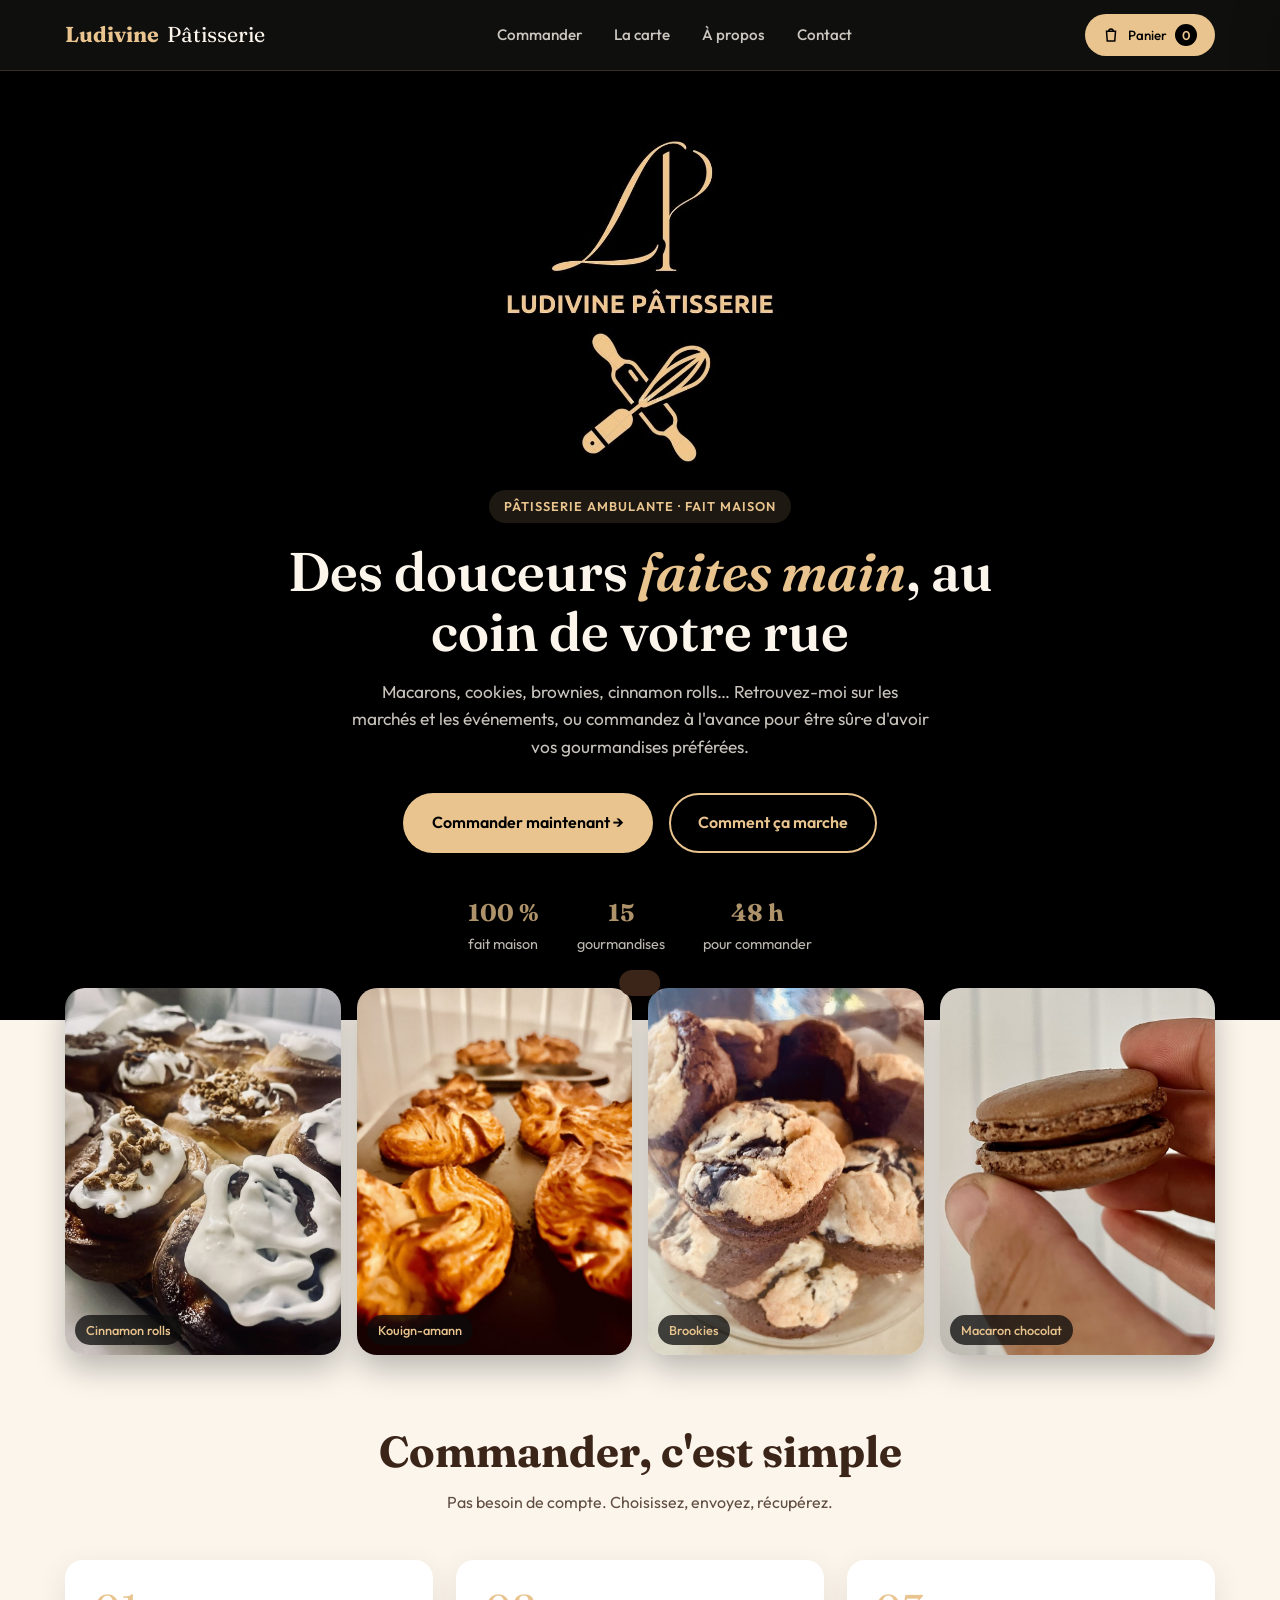
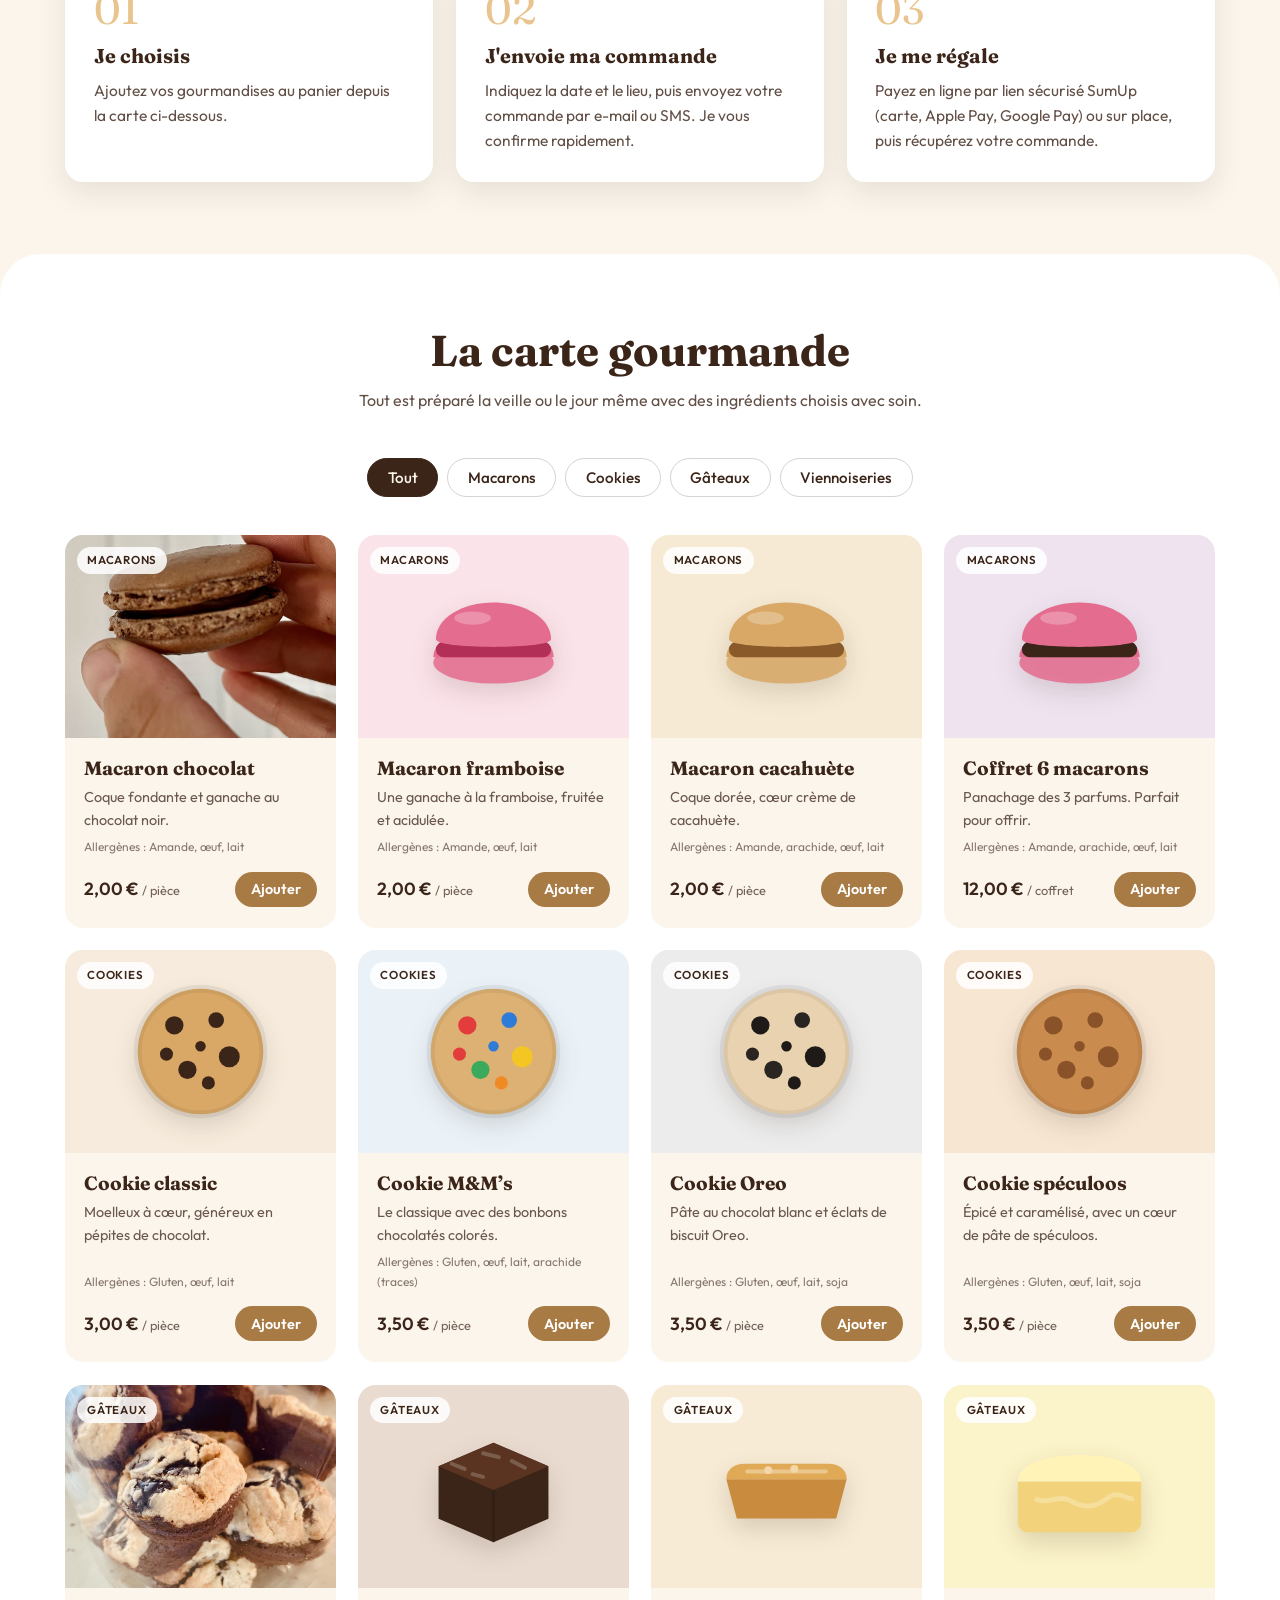
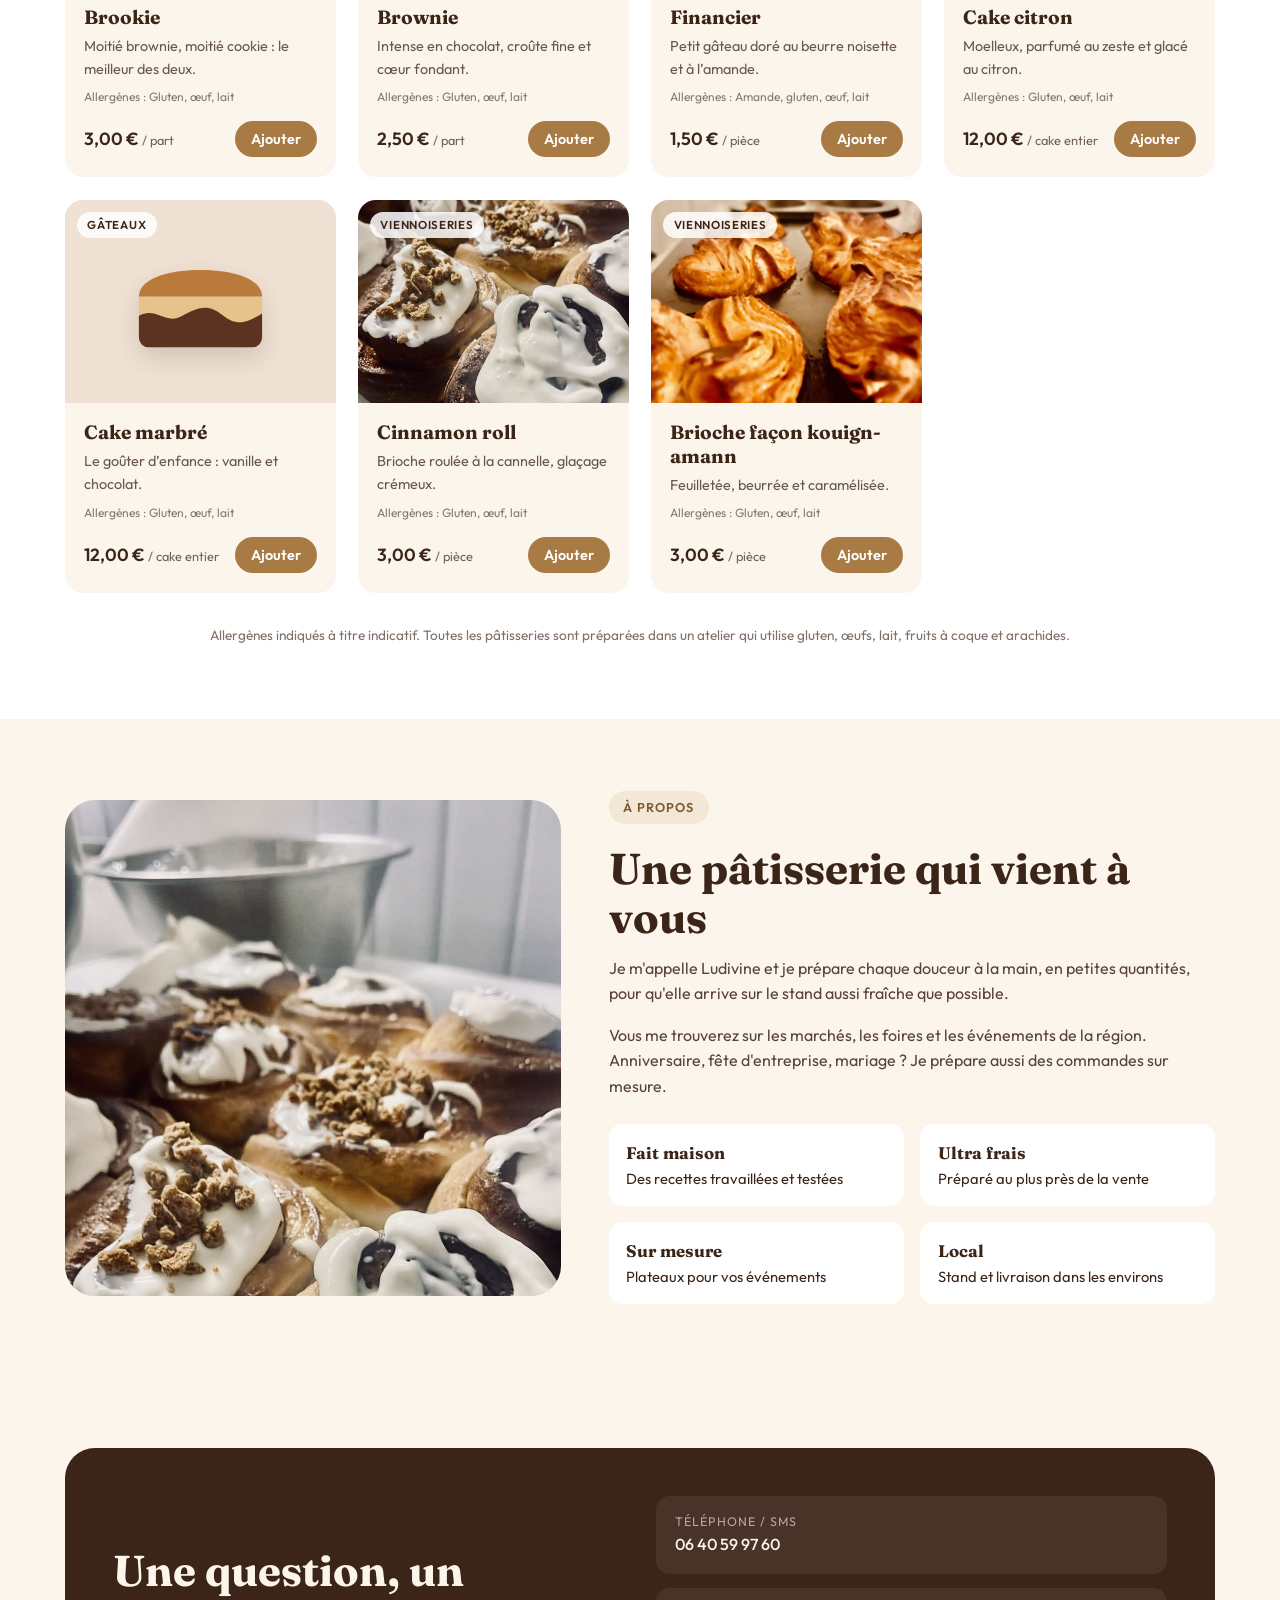
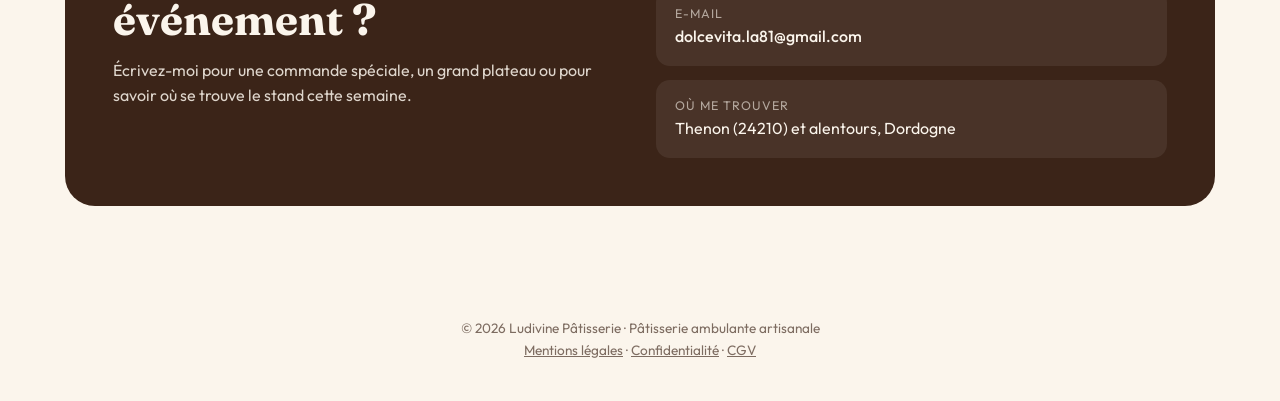
<file: index.html>
<!DOCTYPE html>
<html lang="fr">
<head>
<meta charset="UTF-8">
<meta name="viewport" content="width=device-width, initial-scale=1">
<title>Ludivine Pâtisserie — pâtisserie ambulante</title>
<!-- ===== SEO : remplace dolcevitala81-gif par ton pseudo GitHub (ou ton nom de domaine) ===== -->
<meta name="description" content="Ludivine Pâtisserie, pâtisserie ambulante artisanale à Thenon (24210) et alentours, Dordogne : macarons, cookies, brownies, brookies, financiers, cinnamon rolls, kouign-amann et cakes faits maison. Commandez en ligne.">
<meta name="robots" content="index, follow">
<link rel="canonical" href="https://xn--ludivine-ptisserie-rsb.com/">
<meta property="og:type" content="website">
<meta property="og:title" content="Ludivine Pâtisserie — pâtisserie ambulante faite maison">
<meta property="og:description" content="Macarons, cookies, brownies, cinnamon rolls… Commandez vos douceurs faites main à Thenon et alentours.">
<meta property="og:url" content="https://xn--ludivine-ptisserie-rsb.com/">
<meta property="og:locale" content="fr_FR">
<meta name="theme-color" content="#000000">
<script type="application/ld+json">
{
  "@context": "https://schema.org",
  "@type": "Bakery",
  "name": "Ludivine Pâtisserie",
  "description": "Pâtisserie ambulante artisanale : macarons, cookies, brownies, brookies, financiers, cinnamon rolls, kouign-amann et cakes faits maison.",
  "url": "https://xn--ludivine-ptisserie-rsb.com/",
  "telephone": "+33640599760",
  "email": "dolcevita.la81@gmail.com",
  "areaServed": "Thenon et alentours, Dordogne",
  "address": {"@type": "PostalAddress", "addressLocality": "Thenon", "postalCode": "24210", "addressRegion": "Dordogne", "addressCountry": "FR"},
  "servesCuisine": "Pâtisserie française",
  "priceRange": "€"
}
</script>
<link rel="preconnect" href="https://fonts.googleapis.com">
<link rel="preconnect" href="https://fonts.gstatic.com" crossorigin>
<link href="https://fonts.googleapis.com/css2?family=Fraunces:opsz,wght@9..144,400;9..144,600;9..144,700&family=Outfit:wght@300;400;500;600&display=swap" rel="stylesheet">
<link rel="stylesheet" href="css/style.css">
</head>
<body>

<header>
  <div class="wrap nav">
    <a href="#accueil" class="logo">Ludivine <span>Pâtisserie</span></a>
    <ul class="nav-links">
      <li><a href="#comment">Commander</a></li>
      <li><a href="#carte">La carte</a></li>
      <li><a href="#apropos">À propos</a></li>
      <li><a href="#contact">Contact</a></li>
    </ul>
    <button class="cart-btn" id="openCart" aria-label="Ouvrir le panier">
      <svg width="18" height="18" viewBox="0 0 24 24" fill="none" stroke="currentColor" stroke-width="2"><path d="M6 7h12l-1 13H7L6 7z"/><path d="M9 7a3 3 0 0 1 6 0"/></svg>
      <span class="lbl">Panier</span>
      <span class="cart-count" id="cartCount">0</span>
    </button>
  </div>
</header>

<main id="accueil">
  <!-- HERO -->
  <div class="hero">
    <div class="wrap">
      <img class="hero-logo" src="img/logo.jpg" alt="Logo Ludivine Pâtisserie">
      <span class="tag">Pâtisserie ambulante · fait maison</span>
      <h1>Des douceurs <em>faites main</em>, au coin de votre rue</h1>
      <p>Macarons, cookies, brownies, cinnamon rolls… Retrouvez-moi sur les marchés et les événements, ou commandez à l'avance pour être sûr·e d'avoir vos gourmandises préférées.</p>
      <div class="btns">
        <a href="#carte" class="btn btn-primary">Commander maintenant →</a>
        <a href="#comment" class="btn btn-ghost">Comment ça marche</a>
      </div>
      <div class="hero-badges">
        <div><strong>100 %</strong>fait maison</div>
        <div><strong>15</strong>gourmandises</div>
        <div><strong>48 h</strong>pour commander</div>
      </div>
    </div>
  </div>
  <div class="wrap gallery">
    <figure><img src="img/cinnamon-roll.jpg" alt="Cinnamon rolls glacés aux éclats de spéculoos" loading="lazy"><figcaption>Cinnamon rolls</figcaption></figure>
    <figure><img src="img/kouign-amann.jpg" alt="Brioches façon kouign-amann caramélisées" loading="lazy"><figcaption>Kouign-amann</figcaption></figure>
    <figure><img src="img/brookies.jpg" alt="Brookies, moitié brownie moitié cookie" loading="lazy"><figcaption>Brookies</figcaption></figure>
    <figure><img src="img/macaron-chocolat.jpg" alt="Macaron au chocolat" loading="lazy"><figcaption>Macaron chocolat</figcaption></figure>
  </div>

  <!-- COMMENT -->
  <section id="comment">
    <div class="wrap">
      <div class="sec-head">
        <h2>Commander, c'est simple</h2>
        <p>Pas besoin de compte. Choisissez, envoyez, récupérez.</p>
      </div>
      <div class="steps">
        <div class="step"><div class="step-n">01</div><h3>Je choisis</h3><p>Ajoutez vos gourmandises au panier depuis la carte ci-dessous.</p></div>
        <div class="step"><div class="step-n">02</div><h3>J'envoie ma commande</h3><p>Indiquez la date et le lieu, puis envoyez votre commande par e-mail ou SMS. Je vous confirme rapidement.</p></div>
        <div class="step"><div class="step-n">03</div><h3>Je me régale</h3><p>Payez en ligne par lien sécurisé SumUp (carte, Apple Pay, Google Pay) ou sur place, puis récupérez votre commande.</p></div>
      </div>
    </div>
  </section>

  <!-- CARTE -->
  <section id="carte">
    <div class="wrap">
      <div class="sec-head">
        <h2>La carte gourmande</h2>
        <p>Tout est préparé la veille ou le jour même avec des ingrédients choisis avec soin.</p>
      </div>
      <div class="filters" id="filters"></div>
      <div class="grid" id="grid"></div>
      <p class="note">Allergènes indiqués à titre indicatif. Toutes les pâtisseries sont préparées dans un atelier qui utilise gluten, œufs, lait, fruits à coque et arachides.</p>
    </div>
  </section>

  <!-- A PROPOS -->
  <section id="apropos">
    <div class="wrap about">
      <div class="about-art" id="aboutArt" aria-hidden="true"></div>
      <div>
        <span class="tag">À propos</span>
        <h2>Une pâtisserie qui vient à vous</h2>
        <p>Je m'appelle Ludivine et je prépare chaque douceur à la main, en petites quantités, pour qu'elle arrive sur le stand aussi fraîche que possible.</p>
        <p>Vous me trouverez sur les marchés, les foires et les événements de la région. Anniversaire, fête d'entreprise, mariage ? Je prépare aussi des commandes sur mesure.</p>
        <div class="values">
          <div class="value"><strong>Fait maison</strong>Des recettes travaillées et testées</div>
          <div class="value"><strong>Ultra frais</strong>Préparé au plus près de la vente</div>
          <div class="value"><strong>Sur mesure</strong>Plateaux pour vos événements</div>
          <div class="value"><strong>Local</strong>Stand et livraison dans les environs</div>
        </div>
      </div>
    </div>
  </section>

  <!-- CONTACT -->
  <section id="contact">
    <div class="wrap contact">
      <div>
        <h2>Une question, un événement ?</h2>
        <p>Écrivez-moi pour une commande spéciale, un grand plateau ou pour savoir où se trouve le stand cette semaine.</p>
      </div>
      <ul class="contact-list">
        <li><small>Téléphone / SMS</small><a href="tel:+33640599760">06 40 59 97 60</a></li>
        <li><small>E-mail</small><a href="mailto:dolcevita.la81@gmail.com">dolcevita.la81@gmail.com</a></li>
        <li><small>Où me trouver</small>Thenon (24210) et alentours, Dordogne</li>
      </ul>
    </div>
  </section>
</main>

<footer>
<div class="wrap">
© <span id="yr"></span> Ludivine Pâtisserie · Pâtisserie ambulante artisanale
<br>
<a href="mentions-legales.html">Mentions légales</a> ·
<a href="confidentialite.html">Confidentialité</a> ·
<a href="cgv.html">CGV</a>
</div>
</footer>

<button class="mobile-cart" id="mobileCart"><span>Voir mon panier (<span id="mCount">0</span>)</span><span id="mTotal">0,00 €</span></button>

<!-- DRAWER -->
<div class="overlay" id="overlay"></div>
<aside class="drawer" id="drawer" aria-label="Panier">
  <div class="d-head"><h3 id="dTitle">Mon panier</h3><button class="x" id="closeCart" aria-label="Fermer">×</button></div>
  <div class="d-body" id="dBody"></div>
  <div class="d-foot" id="dFoot"></div>
</aside>

<div class="toast" id="toast"></div>

<script src="js/script.js"></script>
</body>
</html>
</file>
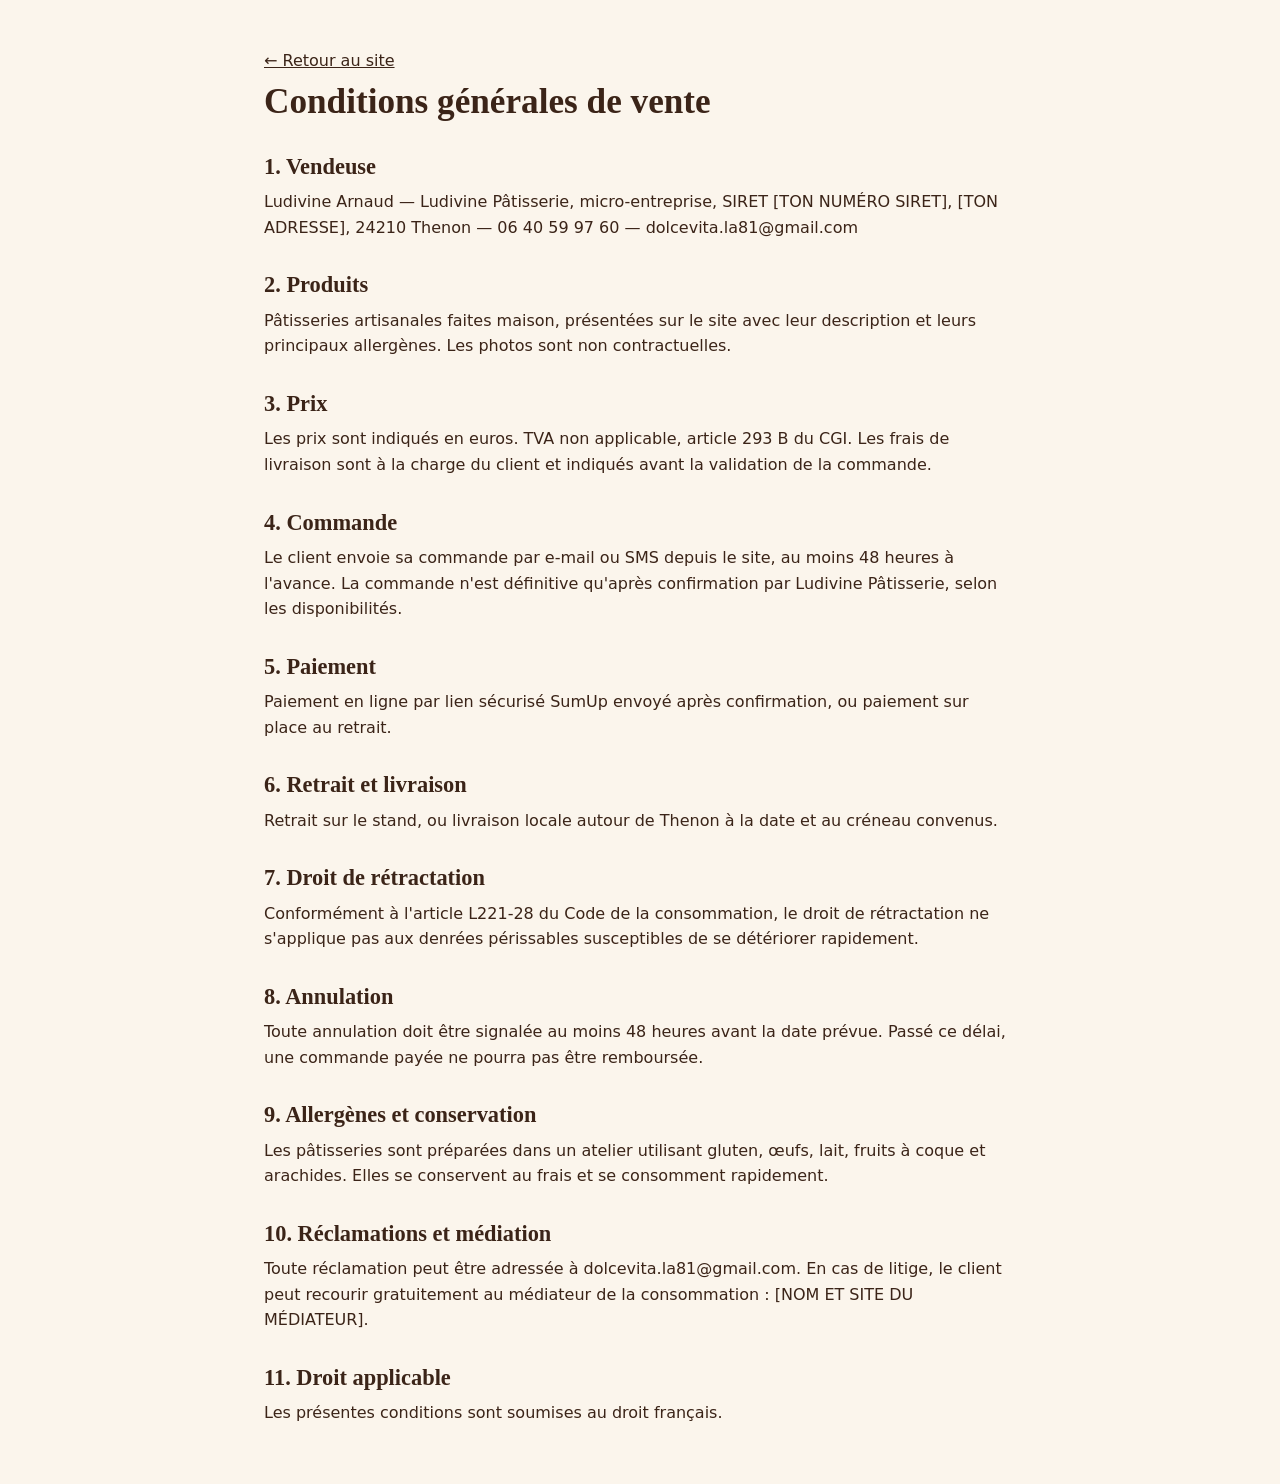
<file: cgv.html>
<!DOCTYPE html>
<html lang="fr">
<head>
<meta charset="UTF-8">
<meta name="viewport" content="width=device-width, initial-scale=1">
<title>Conditions générales de vente — Ludivine Pâtisserie</title>
<link rel="stylesheet" href="css/style.css">
<style>.legal{max-width:800px;margin:0 auto;padding:3rem 1.5rem}.legal h1{font-size:2.2rem}.legal h2{font-size:1.4rem;margin:2rem 0 .6rem}.legal p{margin-bottom:.6rem}</style>
</head>
<body>
<main class="legal">
  <p><a href="index.html">← Retour au site</a></p>
  <h1>Conditions générales de vente</h1>

  <h2>1. Vendeuse</h2>
  <p>Ludivine Arnaud — Ludivine Pâtisserie, micro-entreprise, SIRET [TON NUMÉRO SIRET], [TON ADRESSE], 24210 Thenon — 06 40 59 97 60 — dolcevita.la81@gmail.com</p>

  <h2>2. Produits</h2>
  <p>Pâtisseries artisanales faites maison, présentées sur le site avec leur description et leurs principaux allergènes. Les photos sont non contractuelles.</p>

  <h2>3. Prix</h2>
  <p>Les prix sont indiqués en euros. TVA non applicable, article 293 B du CGI. Les frais de livraison sont à la charge du client et indiqués avant la validation de la commande.</p>

  <h2>4. Commande</h2>
  <p>Le client envoie sa commande par e-mail ou SMS depuis le site, au moins 48 heures à l'avance. La commande n'est définitive qu'après confirmation par Ludivine Pâtisserie, selon les disponibilités.</p>

  <h2>5. Paiement</h2>
  <p>Paiement en ligne par lien sécurisé SumUp envoyé après confirmation, ou paiement sur place au retrait.</p>

  <h2>6. Retrait et livraison</h2>
  <p>Retrait sur le stand, ou livraison locale autour de Thenon à la date et au créneau convenus.</p>

  <h2>7. Droit de rétractation</h2>
  <p>Conformément à l'article L221-28 du Code de la consommation, le droit de rétractation ne s'applique pas aux denrées périssables susceptibles de se détériorer rapidement.</p>

  <h2>8. Annulation</h2>
  <p>Toute annulation doit être signalée au moins 48 heures avant la date prévue. Passé ce délai, une commande payée ne pourra pas être remboursée.</p>

  <h2>9. Allergènes et conservation</h2>
  <p>Les pâtisseries sont préparées dans un atelier utilisant gluten, œufs, lait, fruits à coque et arachides. Elles se conservent au frais et se consomment rapidement.</p>

  <h2>10. Réclamations et médiation</h2>
  <p>Toute réclamation peut être adressée à dolcevita.la81@gmail.com. En cas de litige, le client peut recourir gratuitement au médiateur de la consommation : [NOM ET SITE DU MÉDIATEUR].</p>

  <h2>11. Droit applicable</h2>
  <p>Les présentes conditions sont soumises au droit français.</p>
</main>
</body>
</html>
</file>
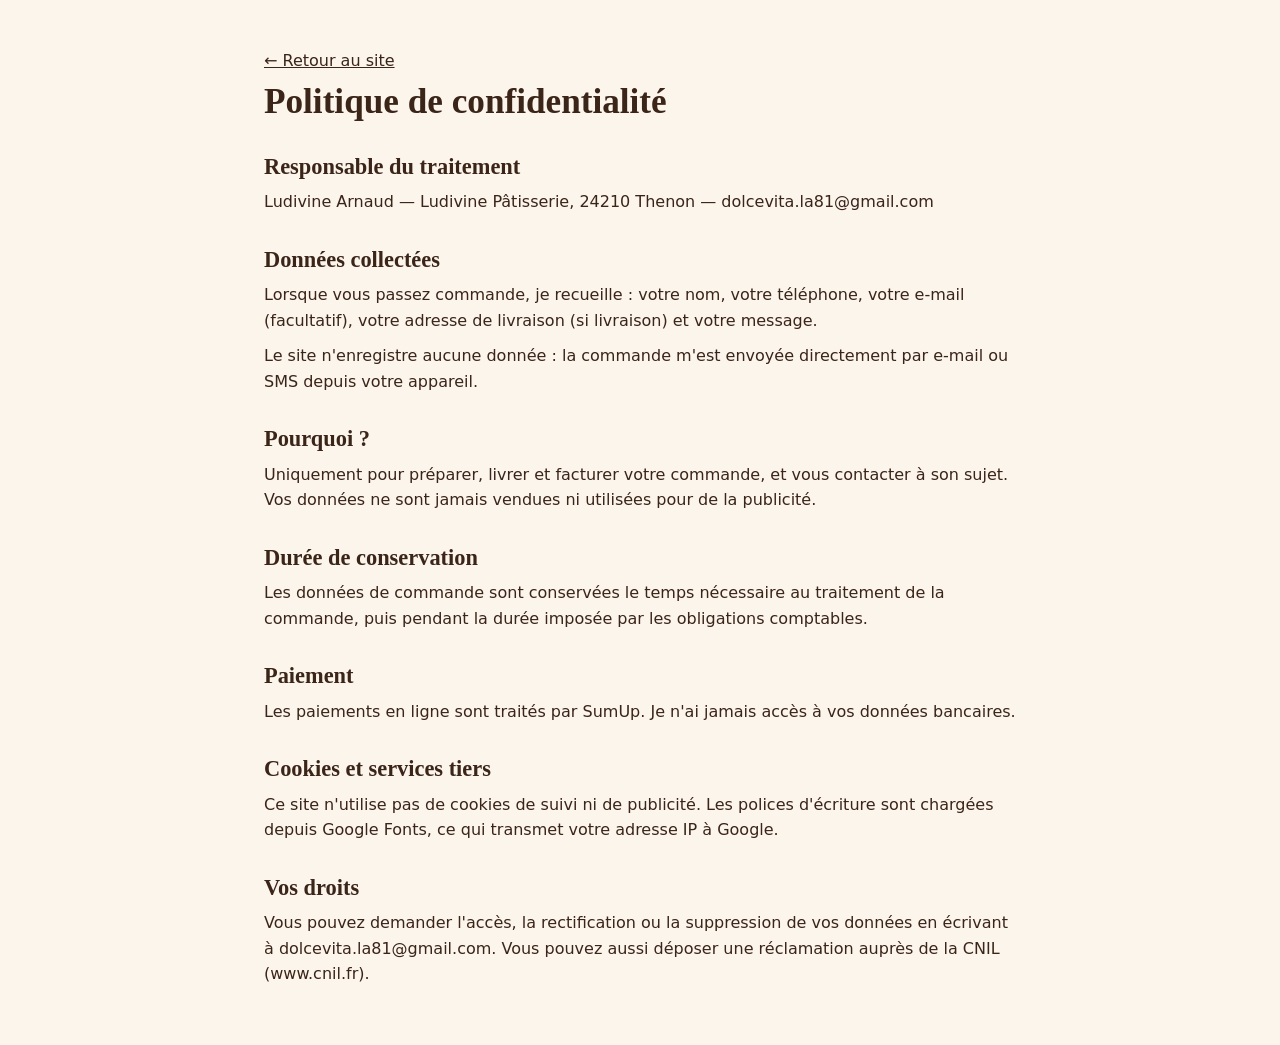
<file: confidentialite.html>
<!DOCTYPE html>
<html lang="fr">
<head>
<meta charset="UTF-8">
<meta name="viewport" content="width=device-width, initial-scale=1">
<title>Politique de confidentialité — Ludivine Pâtisserie</title>
<link rel="stylesheet" href="css/style.css">
<style>.legal{max-width:800px;margin:0 auto;padding:3rem 1.5rem}.legal h1{font-size:2.2rem}.legal h2{font-size:1.4rem;margin:2rem 0 .6rem}.legal p{margin-bottom:.6rem}.legal ul{padding-left:1.2rem;margin-bottom:.6rem}</style>
</head>
<body>
<main class="legal">
  <p><a href="index.html">← Retour au site</a></p>
  <h1>Politique de confidentialité</h1>

  <h2>Responsable du traitement</h2>
  <p>Ludivine Arnaud — Ludivine Pâtisserie, 24210 Thenon — dolcevita.la81@gmail.com</p>

  <h2>Données collectées</h2>
  <p>Lorsque vous passez commande, je recueille : votre nom, votre téléphone, votre e-mail (facultatif), votre adresse de livraison (si livraison) et votre message.</p>
  <p>Le site n'enregistre aucune donnée : la commande m'est envoyée directement par e-mail ou SMS depuis votre appareil.</p>

  <h2>Pourquoi ?</h2>
  <p>Uniquement pour préparer, livrer et facturer votre commande, et vous contacter à son sujet. Vos données ne sont jamais vendues ni utilisées pour de la publicité.</p>

  <h2>Durée de conservation</h2>
  <p>Les données de commande sont conservées le temps nécessaire au traitement de la commande, puis pendant la durée imposée par les obligations comptables.</p>

  <h2>Paiement</h2>
  <p>Les paiements en ligne sont traités par SumUp. Je n'ai jamais accès à vos données bancaires.</p>

  <h2>Cookies et services tiers</h2>
  <p>Ce site n'utilise pas de cookies de suivi ni de publicité. Les polices d'écriture sont chargées depuis Google Fonts, ce qui transmet votre adresse IP à Google.</p>

  <h2>Vos droits</h2>
  <p>Vous pouvez demander l'accès, la rectification ou la suppression de vos données en écrivant à dolcevita.la81@gmail.com. Vous pouvez aussi déposer une réclamation auprès de la CNIL (www.cnil.fr).</p>
</main>
</body>
</html>
</file>
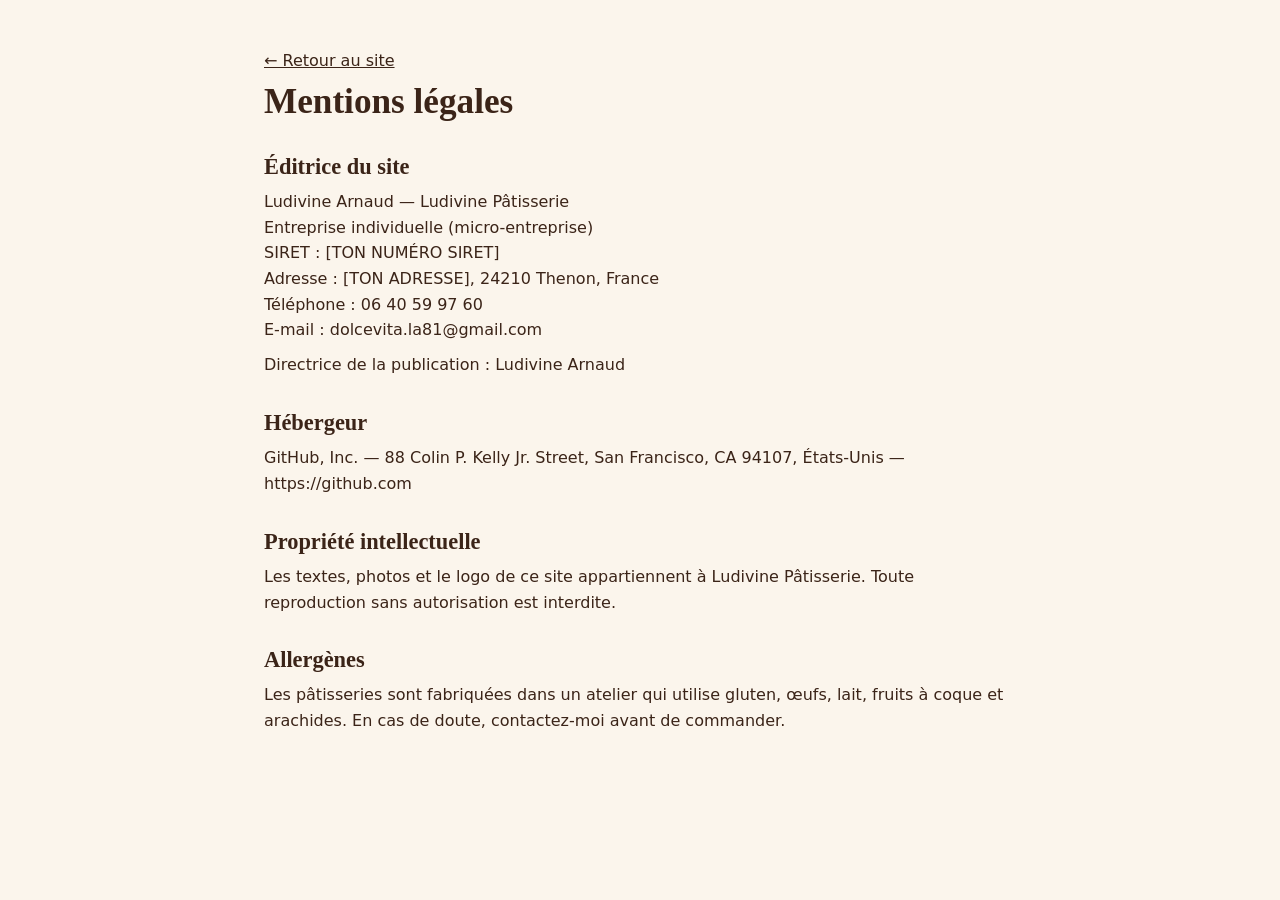
<file: mentionslegales.html>
<!DOCTYPE html>
<html lang="fr">
<head>
<meta charset="UTF-8">
<meta name="viewport" content="width=device-width, initial-scale=1">
<title>Mentions légales — Ludivine Pâtisserie</title>
<link rel="stylesheet" href="css/style.css">
<style>.legal{max-width:800px;margin:0 auto;padding:3rem 1.5rem}.legal h1{font-size:2.2rem}.legal h2{font-size:1.4rem;margin:2rem 0 .6rem}.legal p{margin-bottom:.6rem}</style>
</head>
<body>
<main class="legal">
  <p><a href="index.html">← Retour au site</a></p>
  <h1>Mentions légales</h1>

  <h2>Éditrice du site</h2>
  <p>Ludivine Arnaud — Ludivine Pâtisserie<br>
  Entreprise individuelle (micro-entreprise)<br>
  SIRET : [TON NUMÉRO SIRET]<br>
  Adresse : [TON ADRESSE], 24210 Thenon, France<br>
  Téléphone : 06 40 59 97 60<br>
  E-mail : dolcevita.la81@gmail.com</p>
  <p>Directrice de la publication : Ludivine Arnaud</p>

  <h2>Hébergeur</h2>
  <p>GitHub, Inc. — 88 Colin P. Kelly Jr. Street, San Francisco, CA 94107, États-Unis — https://github.com</p>

  <h2>Propriété intellectuelle</h2>
  <p>Les textes, photos et le logo de ce site appartiennent à Ludivine Pâtisserie. Toute reproduction sans autorisation est interdite.</p>

  <h2>Allergènes</h2>
  <p>Les pâtisseries sont fabriquées dans un atelier qui utilise gluten, œufs, lait, fruits à coque et arachides. En cas de doute, contactez-moi avant de commander.</p>
</main>
</body>
</html>
</file>
<file: css/style.css>
:root{
  --cream:#FBF5EC; --cream-2:#F3E7D6; --cocoa:#3B2418; --cocoa-2:#5A3A28;
  --rasp:#A87B45; --rasp-dark:#7E5A2E; --gold:#E9C48E; --black:#000; --white:#fff;
  --radius:18px; --shadow:0 10px 30px rgba(59,36,24,.10);
  --serif:'Fraunces', Georgia, serif; --sans:'Outfit', system-ui, sans-serif;
}
*{box-sizing:border-box;margin:0;padding:0}
html{scroll-behavior:smooth}
body{font-family:var(--sans);background:var(--cream);color:var(--cocoa);line-height:1.6;-webkit-font-smoothing:antialiased}
img,svg{display:block;max-width:100%}
a{color:inherit}
button{font-family:inherit;cursor:pointer}
.wrap{width:min(1150px,92%);margin:0 auto}

/* Header */
header{position:sticky;top:0;z-index:40;background:rgba(0,0,0,.94);backdrop-filter:blur(10px);border-bottom:1px solid rgba(233,196,142,.18);color:var(--cream)}
.nav{display:flex;align-items:center;justify-content:space-between;height:70px}
.logo{font-family:var(--serif);font-size:1.35rem;font-weight:700;text-decoration:none;display:flex;align-items:center;gap:.5rem}
.logo{color:var(--gold)} .logo span{color:var(--cream);font-weight:400}
.nav-links{display:flex;gap:2rem;list-style:none}
.nav-links a{text-decoration:none;font-weight:500;font-size:.95rem;opacity:.8;transition:opacity .2s}
.nav-links a:hover{opacity:1;color:var(--gold)}
.cart-btn{position:relative;background:var(--gold);color:var(--black);border:none;border-radius:999px;padding:.6rem 1.1rem;font-weight:500;display:flex;align-items:center;gap:.5rem;transition:background .2s}
.cart-btn:hover{background:#fff}
.cart-count{background:var(--black);color:var(--gold);border-radius:999px;min-width:22px;height:22px;display:grid;place-items:center;font-size:.8rem;font-weight:600;padding:0 6px}
.cart-count.bump{animation:bump .35s}
@keyframes bump{50%{transform:scale(1.35)}}

/* Hero (bannière logo) */
.hero{background:var(--black);color:var(--cream);padding:2rem 0 4rem;text-align:center;overflow:hidden}
.hero-logo{width:min(520px,90%);margin:0 auto -.5rem}
.tag{display:inline-block;background:var(--cream-2);color:var(--rasp-dark);font-weight:600;font-size:.8rem;letter-spacing:.08em;text-transform:uppercase;padding:.4rem .9rem;border-radius:999px;margin-bottom:1.2rem}
.hero .tag{background:rgba(233,196,142,.12);color:var(--gold)}
h1{font-family:var(--serif);font-size:clamp(2rem,4.6vw,3.4rem);line-height:1.1;font-weight:600;margin:0 auto 1rem;max-width:760px}
h1 em{font-style:italic;color:var(--gold)}
.hero p{font-size:1.08rem;max-width:580px;opacity:.8;margin:0 auto 2rem}
.btns{display:flex;gap:1rem;flex-wrap:wrap;justify-content:center}
.btn{display:inline-flex;align-items:center;gap:.5rem;padding:.95rem 1.7rem;border-radius:999px;font-weight:600;text-decoration:none;border:2px solid transparent;transition:all .2s;font-size:1rem}
.btn-primary{background:var(--rasp);color:#fff}
.btn-primary:hover{background:var(--rasp-dark);transform:translateY(-2px)}
.hero .btn-primary{background:var(--gold);color:var(--black)}
.hero .btn-primary:hover{background:#fff}
.btn-ghost{border-color:var(--cocoa);color:var(--cocoa);background:transparent}
.btn-ghost:hover{background:var(--cocoa);color:var(--cream)}
.hero .btn-ghost{border-color:var(--gold);color:var(--gold)}
.hero .btn-ghost:hover{background:var(--gold);color:var(--black)}
.hero-badges{display:flex;gap:2.4rem;margin-top:2.6rem;flex-wrap:wrap;justify-content:center}
.hero-badges div{font-size:.9rem;opacity:.75}
.hero-badges strong{display:block;font-family:var(--serif);font-size:1.5rem;color:var(--gold)}
/* Galerie photos */
.gallery{display:grid;grid-template-columns:repeat(4,1fr);gap:1rem;margin-top:-2rem;position:relative}
.gallery figure{border-radius:20px;overflow:hidden;aspect-ratio:3/4;box-shadow:0 14px 30px rgba(0,0,0,.25);position:relative}
.gallery img{width:100%;height:100%;object-fit:cover;transition:transform .5s}
.gallery figure:hover img{transform:scale(1.06)}
.gallery figcaption{position:absolute;left:10px;bottom:10px;background:rgba(11,11,11,.75);color:var(--gold);font-size:.8rem;font-weight:500;padding:.3rem .7rem;border-radius:999px}

/* Sections */
section{padding:4.5rem 0}
.sec-head{text-align:center;max-width:640px;margin:0 auto 2.8rem}
h2{font-family:var(--serif);font-size:clamp(1.9rem,3.8vw,2.7rem);line-height:1.15;margin-bottom:.8rem}
.sec-head p{opacity:.8}

/* Steps */
.steps{display:grid;grid-template-columns:repeat(3,1fr);gap:1.4rem}
.step{background:var(--white);border-radius:var(--radius);padding:1.8rem;box-shadow:var(--shadow);position:relative}
.step-n{font-family:var(--serif);font-size:2.6rem;color:var(--gold);line-height:1;margin-bottom:.6rem}
.step h3{font-family:var(--serif);font-size:1.25rem;margin-bottom:.4rem}
.step p{opacity:.8;font-size:.97rem}

/* Menu */
#carte{background:var(--white);border-radius:40px 40px 0 0}
.filters{display:flex;gap:.6rem;justify-content:center;flex-wrap:wrap;margin-bottom:2.4rem}
.filter{border:1.5px solid rgba(59,36,24,.2);background:transparent;color:var(--cocoa);padding:.55rem 1.2rem;border-radius:999px;font-weight:500;font-size:.95rem;transition:all .2s}
.filter:hover{border-color:var(--cocoa)}
.filter.active{background:var(--cocoa);color:var(--cream);border-color:var(--cocoa)}
.grid{display:grid;grid-template-columns:repeat(auto-fill,minmax(250px,1fr));gap:1.4rem}
.card{background:var(--cream);border-radius:var(--radius);overflow:hidden;display:flex;flex-direction:column;transition:transform .25s,box-shadow .25s}
.card:hover{transform:translateY(-5px);box-shadow:var(--shadow)}
.card-art{aspect-ratio:4/3;display:grid;place-items:center;position:relative}
.card-art svg{width:58%;filter:drop-shadow(0 10px 12px rgba(59,36,24,.16))}
.card-art{overflow:hidden}
.card-art img{position:absolute;inset:0;width:100%;height:100%;object-fit:cover}
.card-cat{z-index:1}
.card-cat{position:absolute;top:12px;left:12px;background:rgba(255,255,255,.85);font-size:.72rem;font-weight:600;letter-spacing:.06em;text-transform:uppercase;padding:.25rem .65rem;border-radius:999px}
.card-body{padding:1.1rem 1.2rem 1.3rem;display:flex;flex-direction:column;gap:.35rem;flex:1}
.card h3{font-family:var(--serif);font-size:1.2rem;line-height:1.25}
.card .desc{font-size:.9rem;opacity:.75;flex:1}
.card .allerg{font-size:.75rem;opacity:.6}
.card-foot{display:flex;align-items:center;justify-content:space-between;margin-top:.6rem}
.price{font-weight:600;font-size:1.1rem}
.price small{font-weight:400;font-size:.8rem;opacity:.7}
.add{background:var(--rasp);color:#fff;border:none;border-radius:999px;padding:.55rem 1rem;font-weight:600;font-size:.9rem;transition:background .2s,transform .15s}
.add:hover{background:var(--rasp-dark)}
.add:active{transform:scale(.94)}
.add.done{background:var(--cocoa)}
.note{text-align:center;font-size:.85rem;opacity:.65;margin-top:2rem}

/* About */
.about{display:grid;grid-template-columns:.9fr 1.1fr;gap:3rem;align-items:center}
.about-art{background:var(--cocoa);border-radius:30px;aspect-ratio:1;display:grid;place-items:center;position:relative;overflow:hidden}
.about-art svg{width:70%}
.about-art img{width:100%;height:100%;object-fit:cover}
.about-art::after{display:none;content:"";position:absolute;width:60%;height:60%;border-radius:50%;background:rgba(201,161,74,.15);top:-15%;right:-15%}
.about h2{text-align:left}
.about p{opacity:.85;margin-bottom:1rem}
.values{display:grid;grid-template-columns:1fr 1fr;gap:1rem;margin-top:1.5rem}
.value{background:var(--white);border-radius:14px;padding:1rem 1.1rem;font-size:.92rem}
.value strong{display:block;font-family:var(--serif);font-size:1.05rem}

/* Contact */
.contact{background:var(--cocoa);color:var(--cream);border-radius:30px;padding:3rem;display:grid;grid-template-columns:1fr 1fr;gap:2rem;align-items:center}
.contact h2{color:var(--cream)}
.contact p{opacity:.85}
.contact-list{list-style:none;display:grid;gap:.9rem}
.contact-list li{background:rgba(255,255,255,.07);border-radius:14px;padding:1rem 1.2rem}
.contact-list small{display:block;opacity:.6;font-size:.78rem;text-transform:uppercase;letter-spacing:.08em}
.contact-list a{text-decoration:none;font-weight:500}

footer{padding:2.5rem 0;text-align:center;font-size:.85rem;opacity:.65}

/* Drawer */
.overlay{position:fixed;inset:0;background:rgba(59,36,24,.45);opacity:0;pointer-events:none;transition:opacity .3s;z-index:50}
.overlay.open{opacity:1;pointer-events:auto}
.drawer{position:fixed;top:0;right:0;height:100%;width:min(440px,100%);background:var(--cream);z-index:60;transform:translateX(100%);transition:transform .35s cubic-bezier(.2,.8,.2,1);display:flex;flex-direction:column;box-shadow:-10px 0 40px rgba(0,0,0,.15)}
.drawer.open{transform:none}
.d-head{display:flex;justify-content:space-between;align-items:center;padding:1.3rem 1.5rem;border-bottom:1px solid rgba(59,36,24,.1)}
.d-head h3{font-family:var(--serif);font-size:1.4rem}
.x{background:none;border:none;font-size:1.6rem;line-height:1;color:var(--cocoa);width:40px;height:40px;border-radius:50%}
.x:hover{background:var(--cream-2)}
.d-body{flex:1;overflow-y:auto;padding:1.2rem 1.5rem}
.d-foot{padding:1.2rem 1.5rem;border-top:1px solid rgba(59,36,24,.1);background:var(--white)}
.empty{text-align:center;padding:3rem 1rem;opacity:.7}
.empty svg{width:90px;margin:0 auto 1rem;opacity:.6}
.line{display:grid;grid-template-columns:54px 1fr auto;gap:.9rem;align-items:center;padding:.8rem 0;border-bottom:1px dashed rgba(59,36,24,.15)}
.line-art{width:54px;height:54px;border-radius:12px;display:grid;place-items:center}
.line-art{overflow:hidden}
.line-art svg{width:72%}
.line-art img{width:100%;height:100%;object-fit:cover}
.line h4{font-size:.95rem;font-weight:600;line-height:1.3}
.line .lp{font-size:.85rem;opacity:.7}
.qty{display:flex;align-items:center;gap:.4rem;background:var(--white);border-radius:999px;padding:.2rem}
.qty button{width:28px;height:28px;border-radius:50%;border:none;background:var(--cream-2);color:var(--cocoa);font-size:1rem;font-weight:600}
.qty button:hover{background:var(--gold)}
.qty span{min-width:20px;text-align:center;font-weight:600;font-size:.9rem}
.total{display:flex;justify-content:space-between;font-size:1.15rem;font-weight:600;margin-bottom:1rem}
.btn-full{width:100%;justify-content:center;border:none}
.btn[disabled]{opacity:.4;pointer-events:none}

form .field{margin-bottom:1rem}
label{display:block;font-weight:500;font-size:.9rem;margin-bottom:.35rem}
input,select,textarea{width:100%;font-family:inherit;font-size:1rem;padding:.8rem 1rem;border-radius:12px;border:1.5px solid rgba(59,36,24,.18);background:var(--white);color:var(--cocoa);transition:border-color .2s}
input:focus,select:focus,textarea:focus{outline:none;border-color:var(--rasp)}
.row2{display:grid;grid-template-columns:1fr 1fr;gap:.8rem}
.radio-group{display:grid;grid-template-columns:1fr 1fr;gap:.6rem}
.radio-group label{border:1.5px solid rgba(59,36,24,.18);border-radius:12px;padding:.75rem;text-align:center;cursor:pointer;background:var(--white);margin:0;font-size:.9rem}
.radio-group input{display:none}
.radio-group input:checked + span{color:var(--rasp-dark);font-weight:600}
.radio-group label:has(input:checked){border-color:var(--rasp);background:#F7EEDF}
.back{background:none;border:none;color:var(--cocoa);font-weight:500;margin-bottom:1rem;opacity:.75;font-size:.95rem}
.back:hover{opacity:1}
.err{color:var(--rasp-dark);font-size:.85rem;margin-top:.5rem;display:none}
.recap{background:var(--white);border-radius:14px;padding:1rem;font-size:.85rem;white-space:pre-wrap;font-family:ui-monospace,Menlo,monospace;max-height:230px;overflow:auto;margin:1rem 0}
.ok-ico{width:64px;height:64px;border-radius:50%;background:#E9F3E6;color:#3F7A3A;display:grid;place-items:center;font-size:1.9rem;margin:0 auto 1rem}
.send-grid{display:grid;gap:.6rem}
.send-grid .btn{justify-content:center}
.paybox{background:#EEF4FF;border:1.5px solid #C9D9F5;border-radius:14px;padding:1rem;margin-bottom:1rem;font-size:.92rem;text-align:center}
.paybox p{margin-bottom:.6rem}
.paybox p:last-child{margin-bottom:0}
.btn-sumup{background:#1A1A1A;color:#fff;width:100%;justify-content:center}
.btn-sumup:hover{background:#000;transform:translateY(-2px)}
.hint{font-size:.82rem;opacity:.7;text-align:center;margin-top:.8rem}

.toast{position:fixed;bottom:24px;left:50%;transform:translate(-50%,120px);background:var(--cocoa);color:var(--cream);padding:.8rem 1.3rem;border-radius:999px;font-weight:500;font-size:.92rem;z-index:70;transition:transform .35s;box-shadow:var(--shadow)}
.toast.show{transform:translate(-50%,0)}

.mobile-cart{display:none}

/* Responsive */
@media (max-width:900px){
  .hero-grid,.about,.contact{grid-template-columns:1fr}
  .hero{padding-top:2.5rem}
  .hero-art{max-width:340px;margin:0 auto}
  .steps{grid-template-columns:1fr}
  .about-art{max-width:360px;margin:0 auto;width:100%}
  .contact{padding:2rem}
  .gallery{grid-template-columns:repeat(2,1fr);margin-top:-1.5rem}
}
@media (max-width:720px){
  .nav-links{display:none}
  .cart-btn .lbl{display:none}
  section{padding:3.2rem 0}
  #carte{border-radius:28px 28px 0 0}
  .grid{grid-template-columns:repeat(2,1fr);gap:.8rem}
  .card-body{padding:.8rem .85rem 1rem}
  .card h3{font-size:1rem}
  .card .desc{font-size:.8rem}
  .card-foot{flex-direction:column;align-items:stretch;gap:.5rem}
  .add{width:100%}
  .values{grid-template-columns:1fr}
  .mobile-cart{display:flex;position:fixed;bottom:16px;left:4%;right:4%;z-index:45;background:var(--black);color:var(--gold);border:none;border-radius:999px;padding:1rem 1.4rem;justify-content:space-between;font-weight:600;font-size:1rem;box-shadow:0 10px 30px rgba(0,0,0,.35);transform:translateY(120px);transition:transform .3s}
  .mobile-cart.show{transform:none}
  footer{padding-bottom:6rem}
}
@media (max-width:380px){ .grid{grid-template-columns:1fr} }
</file>
